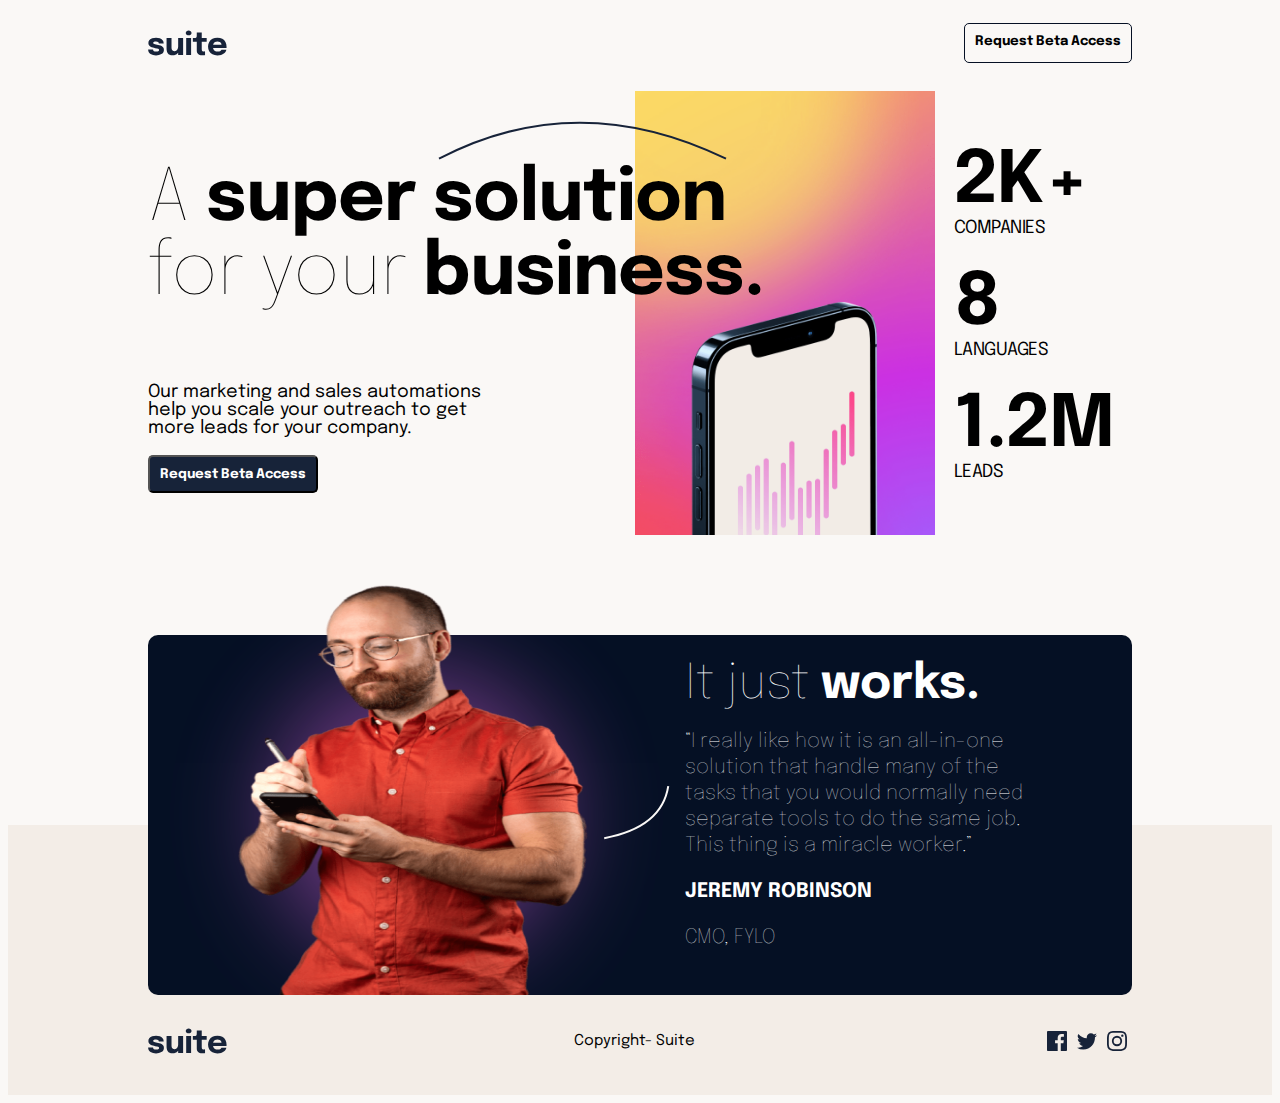
<file: index.html>
<!DOCTYPE html>
<html lang="en">

<head>
  <meta charset="UTF-8">
  <meta name="viewport" content="width=device-width, initial-scale=1.0">
  <link rel="stylesheet" href="style.css">

  <link rel="icon" type="image/png" sizes="32x32" href="./assets/favicon-32x32.png">
  <link rel="stylesheet" href="https://fonts.googleapis.com/css?family=Epilogue">

  <title>Frontend Mentor | Suite landing page</title>
</head>

<body>

  <div class="container">
    <div class="header">

      <div class="logo"><img src="./assets/logo.svg"></div>

      <button class="head"> Request Beta Access</button>
    </div>
    <div class="hero">
      <div class="hero-item-left">

        <div class="hero-pattern">
          <img src="./assets/pattern-curved-line-1.svg">
        </div>
        <div>
          <div class="hero-text">
            <h3><span class="heading-xl">
                A <span class="bold">super solution</span> <br> for your <span class="bold">business.
              </span>
            </h3>
            <p>
              Our marketing and sales automations <br> help you scale your outreach to get <br> more leads for your
              company.
            </p>
            <button class="hero"> Request Beta Access</button>
         
              <img class="hero-mobile" src="./assets/image-hero-landscape.png">
          
          </div>
       

        </div>
      </div>
      <div class="hero-item-right">
        <div class="hero-stat">
          <div class="stat-list">
            <h3>2K+</h3>
            <p>COMPANIES</p>
          </div>
          <div class="stat-list">
            <h3>8</h3>
            <p>LANGUAGES</p>
          </div>
          <div class="stat-list">
            <h3>1.2M</h3>
            <p>LEADS</p>
          </div>
        </div>
      </div>
    </div>

    <!-- hero section ends here -->
    <div class="profile-container">
      <div class="profile">
       <div class="profile-flex-left">   
          <img src="./assets/image-jeremy-large@2x.png" alt="">
          <div class="profile-curve">
            <img src="./assets/pattern-curved-line-2.svg">
          </div>
        </div>
        <div class="profile-flex-right">
          <div class="profile-info">
            <h4>It just <span class="bold">works.</span></h4>
            <p>“I really like how it is an all-in-one  solution that handle many of the  tasks that you would
              normally need  separate tools to do the same job.  This thing is a miracle worker.”</p>
            <p><span class="bold">JEREMY ROBINSON</span></p>
            <p>CMO, FYLO</p>
          </div>
        </div>
      </div>
    </div>
  </div>

  <!-- profile section ends here -->

  <div class="footer">
    <div class="footer-box">
      <div class="logo">
        <img src="./assets/logo.svg">
      </div>

      <div class="footer-copyright">
        <p><span class="heading3">Copyright- Suite</span></p>
      </div>
      <div class="footer-social">
        <img src="./assets/icon-facebook.svg">
        <img src="./assets/icon-twitter.svg">
        <img src="./assets/icon-instagram.svg">


      </div>
    </div>

  </div>

  </div>

</body>

</html>
</file>
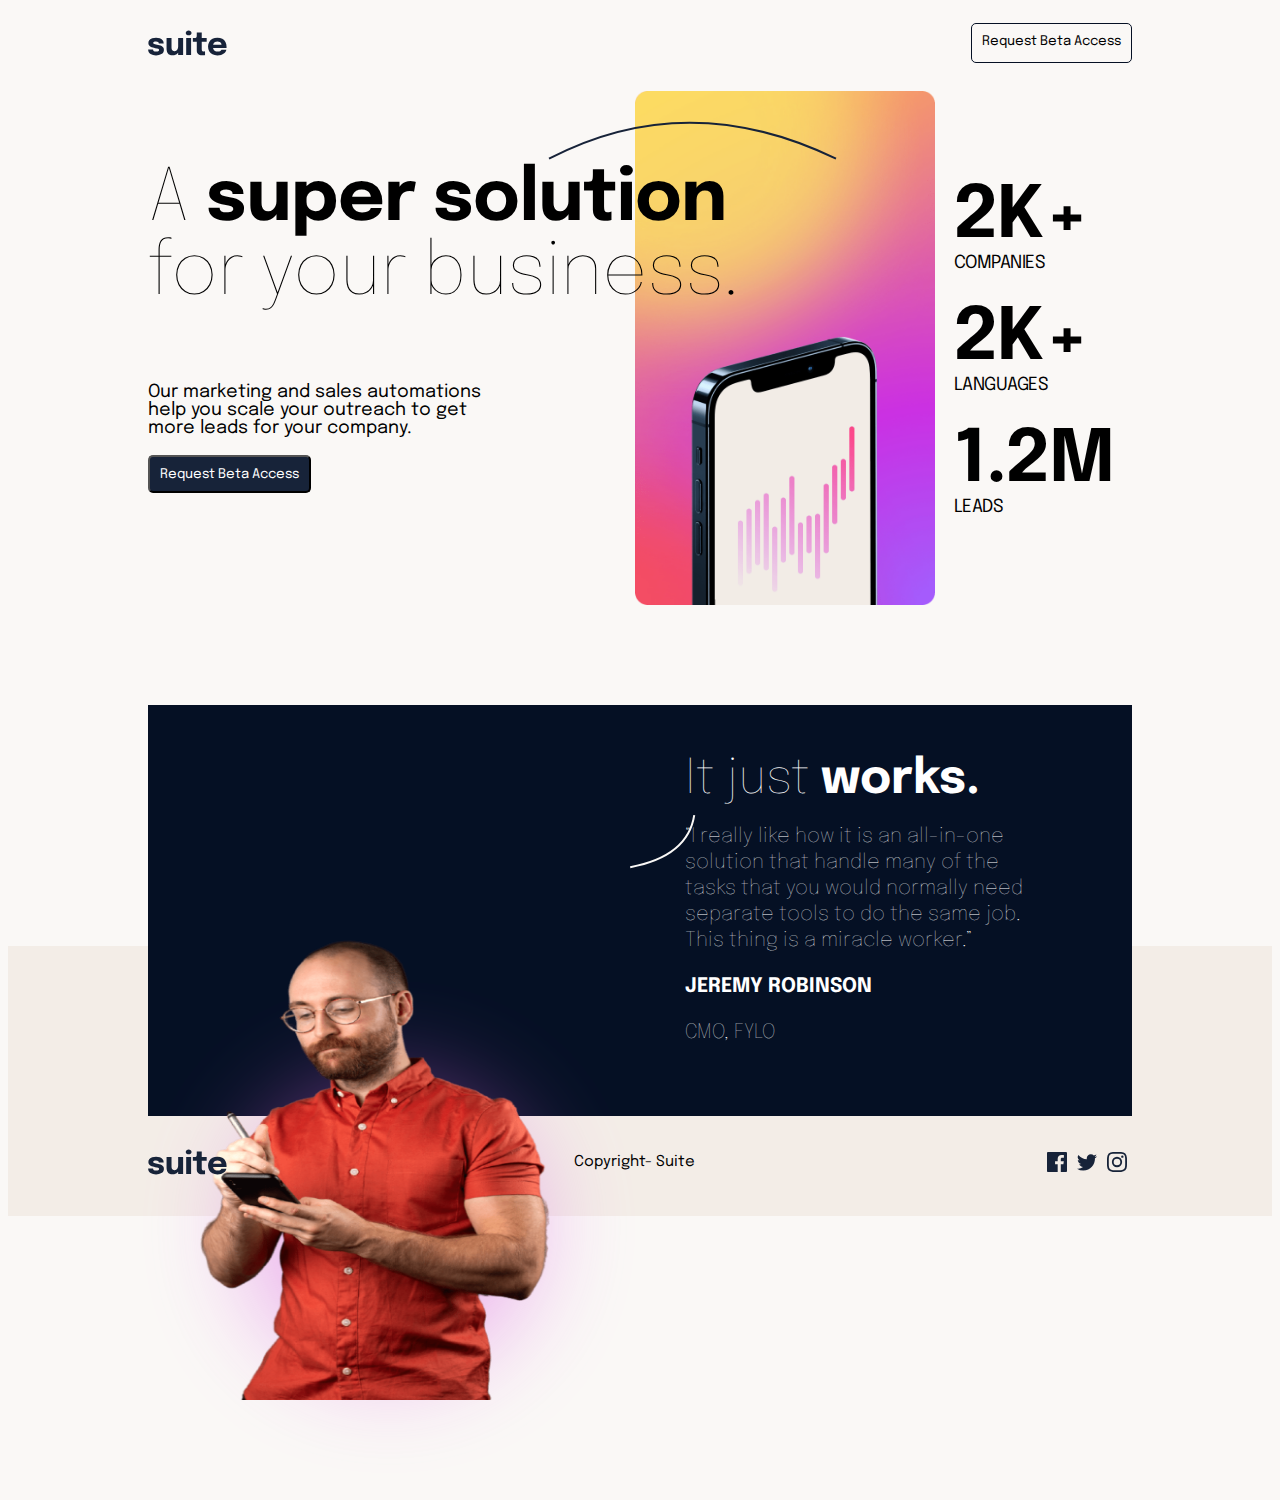
<file: starter-code/index.html>
<!DOCTYPE html>
<html lang="en">
<head>
  <meta charset="UTF-8">
  <meta name="viewport" content="width=device-width, initial-scale=1.0">
  <link rel="stylesheet" href="style.css">

  <link rel="icon" type="image/png" sizes="32x32" href="./assets/favicon-32x32.png">
  <link rel="stylesheet" href="https://fonts.googleapis.com/css?family=Epilogue">
  
  <title>Frontend Mentor | Suite landing page</title>
</head>
<body>

  <div class="container">
    <div class="header">

      <div class="logo" ><img src="./assets/logo.svg"></div>
       
       <button class="head" > Request Beta Access</button>
    </div>
    <div class="hero">
      <div class="hero-item-left">
   
      
         <div class="hero-image">
          <img src="./assets/image-hero-portrait@2x.png" >
        </div> 
       <div class="hero-position">
        <div class="hero-pattern">
          <img src="./assets/pattern-curved-line-1.svg" >
        </div> 
         <div class="hero-text">
          <h3><span class="heading-xl">
            A <span class="bold" >super solution</span> <br> for your business.
          </span>
          </h3>
          <p>
            Our marketing and sales automations <br> help you scale your outreach to get <br> more leads for your company. 
          </p>
          <button class="hero" > Request Beta Access</button>
         </div>
       </div>
      </div>
      <div class="hero-item-right">
        <div class="hero-stat">
          <div class="stat-list">
          <h3>2K+</h3>
          <p>COMPANIES</p>
         </div>
         <div class="stat-list">
          <h3>2K+</h3>
          <p>LANGUAGES</p>
         </div>
         <div class="stat-list">
          <h3>1.2M</h3>
          <p>LEADS</p>
         </div>
       </div>
      </div>
    </div>

      <!-- hero section ends here -->
    <div class="profile-container"> 
    <div class="profile">
      <div class="profile-curve">
        <img src="./assets/pattern-curved-line-2.svg" >
      </div> 
  
      <div class="profile-flex-left">
        <div class="profile-blur">
          <img src="./assets/pattern-blur.svg" >
        </div>
        <img src="./assets/image-jeremy-large@2x.png" alt="">
      </div> 
      <div class="profile-flex-right">
        <div class="profile-info">
          <h4>It just <span class="bold">works.</span></h4>
          <p>“I really like how it is an all-in-one <br> solution that handle many of the <br> tasks that you would normally need <br> separate tools to do the same job. <br> This thing is a miracle worker.”</p>
          <p><span class="bold">JEREMY ROBINSON</span></p>
          <p>CMO, FYLO</p>
        </div>
      </div>
    </div>
  </div>
</div>

     <!-- profile section ends here -->

     <div class="footer">
       <div class="footer-box">
       <div class="logo">
        <img src="./assets/logo.svg">
       </div>
      
       <div class="footer-copyright">
        <p><span class="heading3">Copyright- Suite</span></p>
       </div>
       <div class="footer-social">
         <img src="./assets/icon-facebook.svg">
         <img src="./assets/icon-twitter.svg">
         <img src="./assets/icon-instagram.svg">

        
       </div>
      </div>

     </div>

  </div>

</body>
</html>
</file>
<file: style.css>
* {
  font-family: "Epilogue";
}
body {
  background-color: #faf8f6;
  font-size: 18px;
}
h3 {
  font-size: 72px;
  font-weight: lighter;
  letter-spacing: -1px;
}
.profile > h4 {
  font-size: 48px;
  font-weight: lighter;
  letter-spacing: -0.5px;
}
.profile-info > p {
  font-size: 20px;
  letter-spacing: 0px;
  font-weight: lighter;
  line-height: 26px;
  padding-right: 80px;
}
.heading-p {
  padding-right: 50%;
}
.stat-list > p {
  font-weight: normal;
  letter-spacing: -0.5px;
  margin: 0;
  padding: 0;
}
.stat-list > h3 {
  font-weight: bold;
  margin: 0px;
  padding: 0;
}
.stat-list {
  margin: 30px 0;
}
.container {
  padding: 10px 140px;
}
.logo {
  display: flex;
}
button.head {
  background-color: #faf8f6;
  border-radius: 5px;
  display: flex;
  float: right;
  padding: 10px;
  margin-top: 5px;
  margin-bottom: 5px;
  border: 1px solid #051024;
  font-weight: bold;
}
button.head:hover {
  background-color: #172339;
  color: #fff;
}
.header {
  height: 50px;
  display: flex;
  justify-content: space-between;
  margin-bottom: 23px;
}
.hero {
  display: flex;
  flex-wrap: wrap;
  clear: both;
  padding: 0px 0;
}
.hero-item-left {
  position: relative;
  flex: 80%;
  background-repeat: no-repeat;
  background-image: url("./assets/image-hero-portrait@2x.png");
  background-position: right;
  background-size: 300px;
}
.hero-text {
  padding-bottom: 80px;
}
button.hero {
  background-color: #172339;
  border-radius: 5px;
  float: left;
  padding: 10px;
  margin: auto;
  color: white;
  font-weight: bold;
}
button.hero:hover {
  background-image: linear-gradient(
    to bottom right,
    RGB(160, 96, 255),
    RGB(203, 48, 227),
    RGB(255, 168, 78)
  );
  color: #fff;
}
.left {
  float: left;
}
.right {
  float: right;
}
.hero-item-left > p {
  float: left;
  display: flex;
  flex-direction: column;
  justify-content: center;
}
.hero-item-left > button {
  float: left;
}
.hero-pattern {
  margin-top: 30px;
  position: absolute;
  left: 290px;
}
.hero-item-right {
  flex: 20%;
  flex-direction: column;
  display: flex;
  justify-content: center;
  align-items: center;
}
.hero-image > img {
  height: 100%;
  width: 300px;
  float: right;
}
.hero-mobile {
  display: none;
}
.profile-flex-left {
  flex: 50%;
  padding-left: 90px;
  background-repeat: no-repeat;
  background-image: url("./assets/pattern-blur.svg");
  background-position: center;
  display: flex;
}
.profile-flex-right {
  flex: 50%;
  align-items: center;
  display: flex;
}
.profile-flex-left > img {
  width: 350px;
  height: 410px;
  margin-top: -50px;
}
.profile {
  display: flex;
  background-color: #051024;
  width: 100%;
  padding: 0px;
  border-radius: 10px;
}
.profile-container {
  display: flex;
  width: 100%;
  margin-bottom: -180px;
  margin-top: 100px;
}
.profile-curve {
  margin: auto;
}
.profile-blur {
  position: absolute;
  margin: 0;
  padding: 0;
  bottom: -600px;
  left: 120px;
}
.profile-info {
  text-align: left;
  color: #fff;
  text-align: left;
}
.profile-info > h4 {
  font-size: 48px;
  font-weight: lighter;
  margin: 0;
}
.footer {
  height: 250px;
  background-color: #f3ede7;
  padding: 10px 140px;
  font-size: 15px;
  line-height: 32px;
  letter-spacing: 0px;
}
.footer-box {
  margin-top: 5px;
  margin-bottom: 5px;
  justify-content: space-between;
  display: flex;
  position: relative;
  top: 170px;
}
.footer-copyright {
  display: flex;
  align-items: center;
}
.footer-social {
  display: flex;
  align-items: center;
}
.footer-social > img {
  margin: 0 5px;
}
.logo {
  display: flex;
  align-items: center;
}
.bold {
  font-weight: bold;
}

/* mobile responsiveness */

@media (max-width: 600px) {
  .container {
    padding: 5px 0px;
  }
  .hero-image {
    display: none;
  }
  .heading-p {
    padding-right: 0;
  }
  .hero-item-left {
    background-repeat: no-repeat;
    background-image: none;
  }
  .hero-item-right {
    flex: 100%;
    position: relative;
    justify-content: right;
    align-items: center;
  }
  .hero {
    margin: 0;
    padding: 0px 20px;
  }
  .hero-mobile {
    display: inline;
    width: 100%;
    object-fit: cover;
    margin-top: 40px;
  }
  .hero-text > h3 {
    font-size: 42px;
  }
  .stat-list {
    text-align: center;
  }
  .hero-stat {
    margin: 0px 0px 40px 0px;
  }
  .hero-text {
    padding-bottom: 0;
  }

  .profile-flex-left {
    flex: 100%;
    display: flex;
    align-items: center;
    justify-content: center;
    padding: 0;
  }
  .profile-flex-right {
    flex: 100%;
    align-items: center;
    display: flex;
  }
  .profile {
    display: flex;
    background-color: #051024;
    width: 100%;
    padding: 0px;
    flex-direction: column;
  }
  .profile-flex-left > img {
    width: 260px;
    height: 350px;
    margin-top: -150px;
    display: flex;

    justify-content: center;
    align-items: center;
  }
  .profile-info {
    text-align: center;
    display: flex;
    flex-direction: column;
    justify-content: center;
  }
  .profile-info > p {
    padding: 0 40px;
  }
  .profile-flex-right {
    flex-direction: column;
    justify-content: center;
    align-items: center;
    display: flex;
    margin: 0;
  }
  .footer-box {
    margin-top: 5px;
    margin-bottom: 5px;
    display: flex;
    flex-direction: column;
    align-items: center;
    top: 170px;
  }
  .footer {
    height: 290px;
  }
  .profile,
  .profile-flex-left {
    background-image: none;
    border-radius: 10px;
  }
  .profile-curve {
    display: flex;
    align-items: center;
    justify-content: center;
    margin: 30px auto;
    padding: auto;
  }
  .profile-info {
    text-align: center;
    display: flex;
    flex-direction: column;
    justify-content: center;
  }
  .profile-curve > img {
    display: flex;
  }
  .profile-flex-left {
    display: flex;
    flex-direction: column;
  }
  .hero-pattern {
    margin-top: 15px;
    position: absolute;
    left: 155px;
    width: 45px;
  }
  .hero-pattern > img {
    width: 180px;
  }
  .footer {
    height: 290px;
    padding: 20px;
  }
}

/* tablet responsiveness */

@media (min-width: 768px) and (max-width: 1024px) {
  .hero-item-right {
    flex: 100%;
    flex-direction: row;
    display: flex;
  }
  .hero-stat {
    flex: 100%;
    display: flex;
    justify-content: space-evenly;
  }
  .profile-curve {
    display: flex;
    align-items: center;
    justify-content: center;
    margin: 30px auto;
    padding: auto;
  }
  .profile-curve > img {
    display: flex;
    margin: 0 0 40px 0;
  }
  .profile-flex-left {
    display: flex;
    flex-direction: column;
    padding: auto;
  }
  .profile-flex-left {
    flex: 100%;
    padding-left: 0px;
  }
  .profile-flex-right {
    flex: 100%;
    align-items: center;
    display: flex;
  }
  .profile {
    display: flex;
    background-color: #051024;
    width: 100%;
    padding: 0px;
    flex-direction: column;
    align-items: center;
  }
  .profile-info {
    text-align: center;
    display: flex;
    flex-direction: column;
    justify-content: center;
    padding: 5px 65px;
  }
  .profile-info > p {
    padding: 0;
  }
  .container {
    padding: 10px 20px;
  }
  .footer {
    padding: 10px 20px;
  }
  .profile-flex-left {
    width: 260px;
    height: 350px;
    margin-top: -130px;
    display: flex;
    padding: auto;
  }
  .hero-item-right {
    margin: 40px 0px 80px 0px;
  }
}
</file>
<file: starter-code/style.css>
*{
    font-family: "Epilogue";
}
body{
    background-color: #FAF8F6;
    font-size: 18px;
    /* line-height: 32px;
    letter-spacing: 0px; */

}

h3{
    font-size: 72px;   
    font-weight: lighter;  
   letter-spacing: -1px;
}

.profile > h4{
    font-size: 48px;   
    font-weight: lighter;  
   letter-spacing: -0.5px;  
}
.profile-info > p{
    font-size: 20px;    
    letter-spacing: 0px;  
    font-weight: lighter;
    line-height: 26px;
    
}
.stat-list > p{
   
    font-weight: normal;  
    letter-spacing: -0.5px;
    margin: 0;
    padding: 0;  
 }
.stat-list > h3{  
   font-weight: bold;  
   margin: 0px ;
   padding: 0;

}
.stat-list{
   
    margin: 30px 0;
}

 .container{
     padding: 10px 140px;    
 }
 .logo{
     display: flex;

 }
 button.head{
     background-color: #FAF8F6 ;
     border-radius: 5px;
     display: flex;
     float: right;
     padding: 10px;
     margin-top: 5px;
     margin-bottom: 5px;
     border: 1px solid #051024;
 }
 button.head:hover{
    background-color:  #172339 ;
    color:  #fff;                
}
.header{
    height: 50px;
    display: flex;
    justify-content: space-between;
    margin-bottom: 23px;
 
}
.hero{
    display: flex;
    flex-wrap: wrap;
    clear: both;
}

.hero-item-left {
    position: relative;
    flex: 80%;
  }

button.hero{
    background-color: #172339;
    border-radius: 5px;
    float: left;
    padding: 10px;
    margin: auto;
    color: white;
  
}
button.hero:hover{
   background-image: linear-gradient(to bottom right,RGB(160, 96, 255),RGB(203, 48, 227),RGB(255, 168, 78));
   color:  #fff;                
}
.left{
    float: left;
}
.right{
    float: right;
}
.hero-item-left > p{
    float: left;
    display: flex;
    flex-direction: column;
    justify-content: center;
}
.hero-item-left > button{
    float: left;
}
.hero-pattern{
    margin-top: 30px;
    position: absolute;
    left: 400px;
 }
.hero-item-right {
    flex: 20%;
    flex-direction: column;
    display: flex;
    justify-content: center;
    align-items: center;
  }
  .hero-image > img{
      height: 100%;
      width: 300px;
      float: right;
  }
  .profile-flex-left{
    flex: 50%;
    padding-left: 90px;
  }
  .profile-flex-right{
    flex: 50%;
    align-items: center;
    display: flex;
  }
  .profile-flex-left > img{
   width: 350px;
   height: 460px;
   margin-top: -40px;
   position: absolute; 
   bottom: -500px;
   left: 200px;
    
  }
  .profile{
      display: flex;
      background-color: #051024;
      width: 100%;  
      padding: 50px; 
  }
  .profile-container{
    display: flex;
    background-color: #051024;
    width: 100%;
    margin-bottom: -180px; 
    margin-top: 100px;    
}
.profile-curve{ 
    position: absolute;
    left: 630px;
    margin-top: 60px;
 }
 .profile-blur{
   position: absolute;
   margin: 0;
   padding: 0;
   bottom: -600px;
   left: 120px;
 }
  .profile-info{
   text-align: left;
   color: #fff;
   text-align: left;
}
.profile-info > h4{
 font-size: 48px;
 font-weight: lighter;
 margin: 0;
 }
.footer{
    height: 250px;
    background-color: #F3EDE7;
    padding: 10px 140px;  
    font-size: 15px;
    line-height: 32px;
    letter-spacing: 0px;  
}
.footer-box{
    margin-top: 5px;
    margin-bottom: 5px;
    justify-content: space-between;
    display: flex;
    position: relative;
    top: 170px;
}
.footer-copyright{
    display: flex;
    align-items: center;
}
.footer-social{
    display: flex;
    align-items: center;
}
.footer-social > img{
   margin: 0 5px ;
}
.logo{
    display: flex;
    align-items: center;
}
.bold{ 
    font-weight: bold;
}
.hero-position{
    position: absolute;
    left: 0;
   top: 0;
}
</file>
